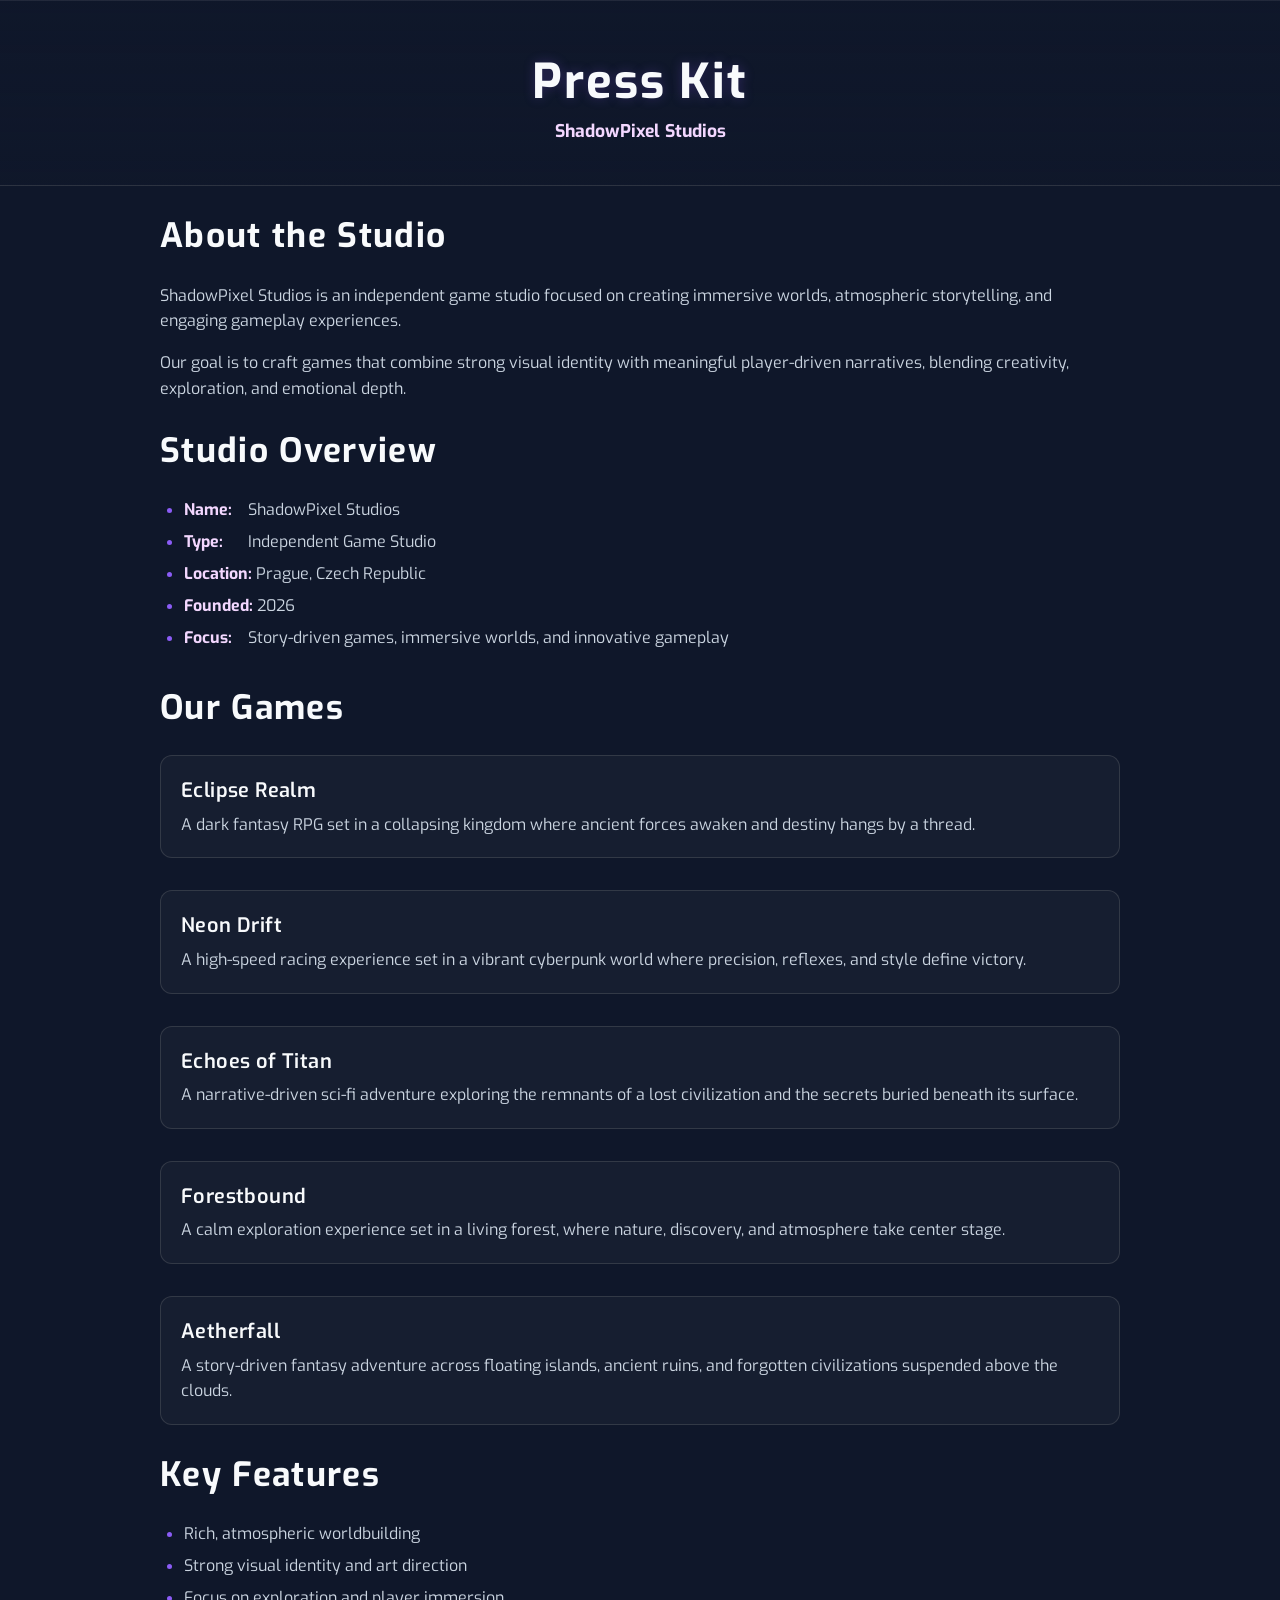
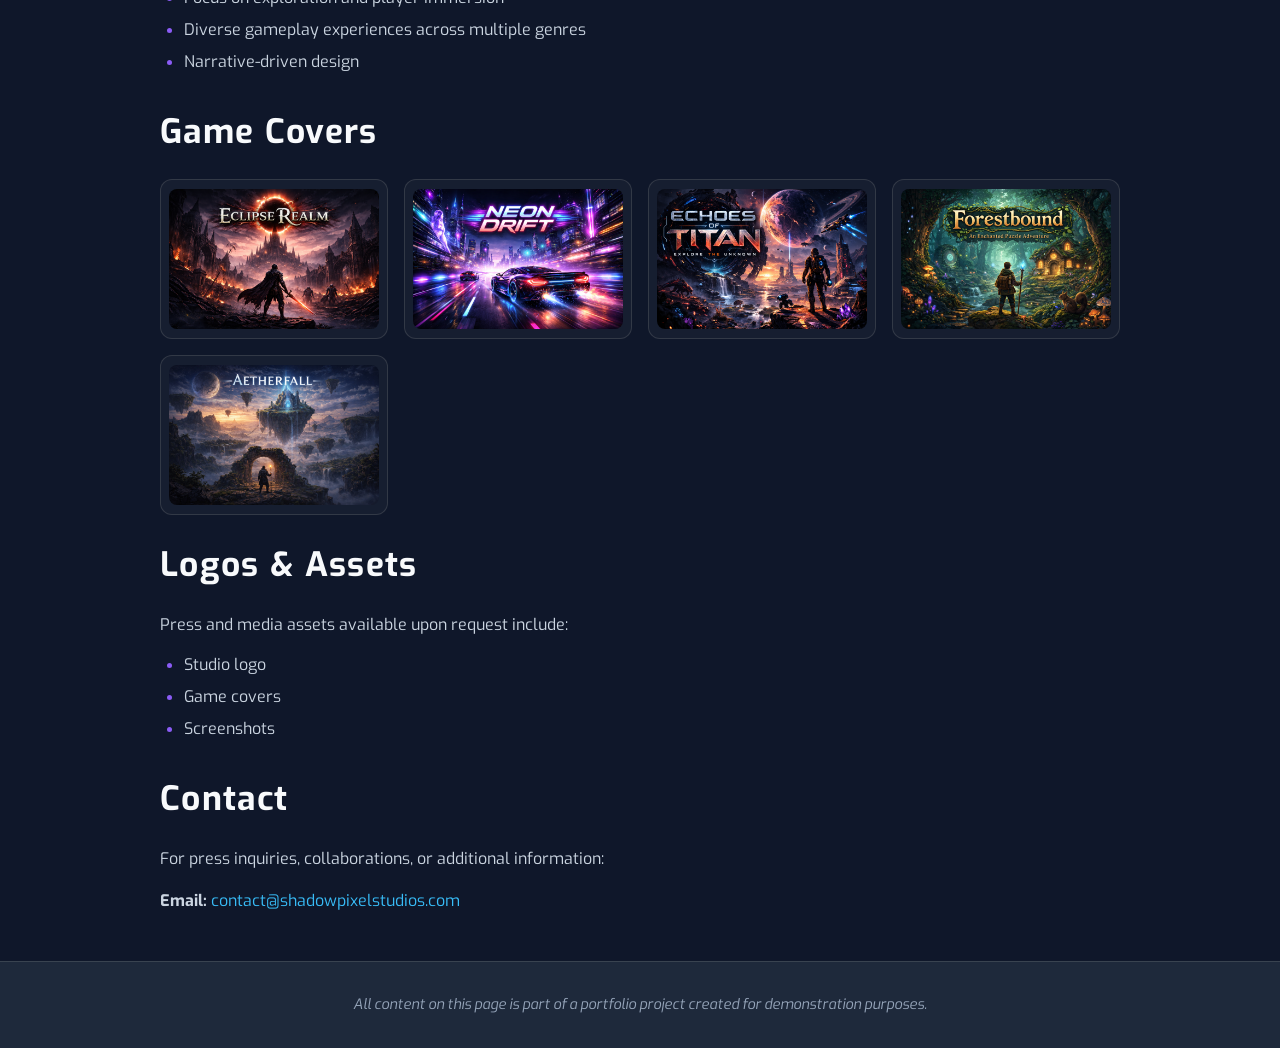
<file: press-kit.html>
<!DOCTYPE html>
<html lang="en">
<head>
    <meta charset="UTF-8">
    <meta name="viewport" content="width=device-width, initial-scale=1.0">
    <title>Press Kit - ShadowPixel Studios</title>

    <link rel="shortcut icon" href="favicon_shadowpixel.ico" type="image/x-icon">
    <link rel="stylesheet" href="./resources/css/styles.css">
    <link href="https://fonts.googleapis.com/css2?family=Exo:wght@300;400;600;700&display=swap" rel="stylesheet">
</head>

<body>
    <header class="subpage-header">
        <div class="header-section">
            <h1>Press Kit</h1>
            <p><strong>ShadowPixel Studios</strong></p>
        </div>
    </header>

    <main class="main-content" aria-label="Press Kit content">
        <section class="press-kit-content">
            <h2>About the Studio</h2>
            <p>ShadowPixel Studios is an independent game studio focused on creating immersive worlds, atmospheric storytelling, and engaging gameplay experiences.</p>
            <p>Our goal is to craft games that combine strong visual identity with meaningful player-driven narratives, 
            blending creativity, exploration, and emotional depth.</p>
        </section>

        <section class="press-kit-content">
            <h2>Studio Overview</h2>
            <ul>
                <li><strong>Name:</strong> ShadowPixel Studios</li>
                <li><strong>Type:</strong> Independent Game Studio</li>
                <li><strong>Location:</strong> Prague, Czech Republic</li>
                <li><strong>Founded:</strong> 2026</li>
                <li><strong>Focus:</strong> Story-driven games, immersive worlds, and innovative gameplay</li>
            </ul>
        </section>

        <section class="press-kit-content">
            <h2>Our Games</h2>

            <article class="game-entry">
                <h3>Eclipse Realm</h3>
                <p>A dark fantasy RPG set in a collapsing kingdom where ancient forces awaken and destiny hangs by a thread.</p>
            </article>

            <article class="game-entry">
                <h3>Neon Drift</h3>
                <p>A high-speed racing experience set in a vibrant cyberpunk world where precision, reflexes, and style define victory.</p>
            </article>

            <article class="game-entry">
                <h3>Echoes of Titan</h3>
                <p>A narrative-driven sci-fi adventure exploring the remnants of a lost civilization and the secrets buried beneath its surface.</p>
            </article>

            <article class="game-entry">
                <h3>Forestbound</h3>
                <p>A calm exploration experience set in a living forest, where nature, discovery, and atmosphere take center stage.</p>
            </article>

            <article class="game-entry">
                <h3>Aetherfall</h3>
                <p>A story-driven fantasy adventure across floating islands, ancient ruins, and forgotten civilizations suspended above the clouds.</p>
            </article>
        </section>

        <section class="press-kit-content">
            <h2>Key Features</h2>
            <ul>
                <li>Rich, atmospheric worldbuilding</li>
                <li>Strong visual identity and art direction</li>
                <li>Focus on exploration and player immersion</li>
                <li>Diverse gameplay experiences across multiple genres</li>
                <li>Narrative-driven design</li>
            </ul>
        </section>

        <section class="press-kit-content">
            <h2>Game Covers</h2>
            <div class="press-gallery">
               <figure>
                <img src="./resources/games/Games-covers/eclipse-realm.jpg" alt="Eclipse Realm game cover">
            </figure>
               <figure>
                <img src="./resources/games/Games-covers/neon-drift.jpg" alt="Neon Drift game cover">
            </figure>
               <figure>
                <img src="./resources/games/Games-covers/echoes-of-titan.jpg" alt="Echoes of Titan game cover">
            </figure>
               <figure>
                <img src="./resources/games/Games-covers/forestbound.jpg" alt="Forestbound game cover">
            </figure>
               <figure>
                <img src="./resources/games/Games-covers/Aetherfall-cover.jpg" alt="Aetherfall game cover">
            </figure>
            </div>
        </section>

        <section class="press-kit-content">
            <h2>Logos & Assets</h2>
            <p>Press and media assets available upon request include:</p>
            <ul>
                <li>Studio logo</li>
                <li>Game covers</li>
                <li>Screenshots</li>
            </ul>
        </section>

        <section class="press-kit-content">
            <h2>Contact</h2>
            <p>For press inquiries, collaborations, or additional information:</p>
            <p class="email"><strong>Email:</strong> <a href="mailto:contact@shadowpixelstudios.com">contact@shadowpixelstudios.com</a></p>
        </section>
    </main>

    <footer class="subpage-footer">
        <div class="footer-content">
            <p><em>All content on this page is part of a portfolio project created for demonstration purposes.</em></p>
        </div>
    </footer>
</body>
</html>
</file>
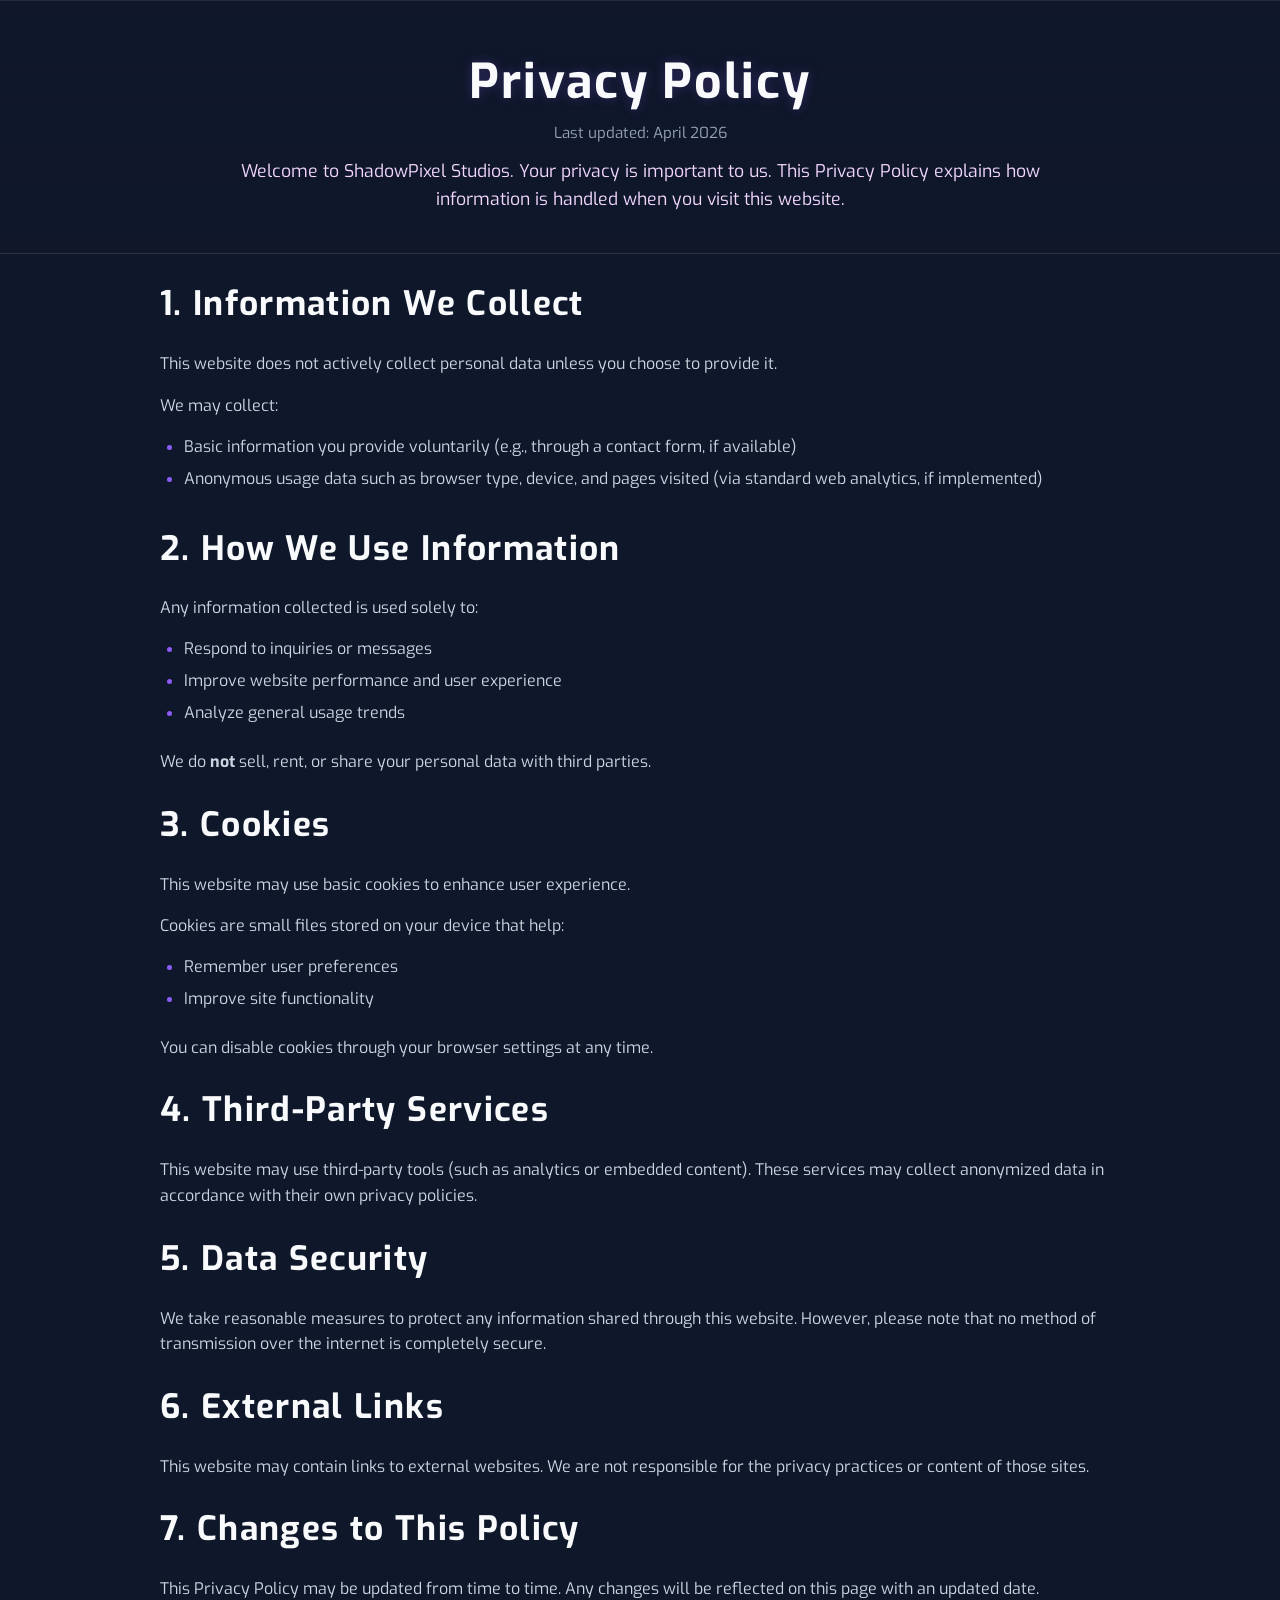
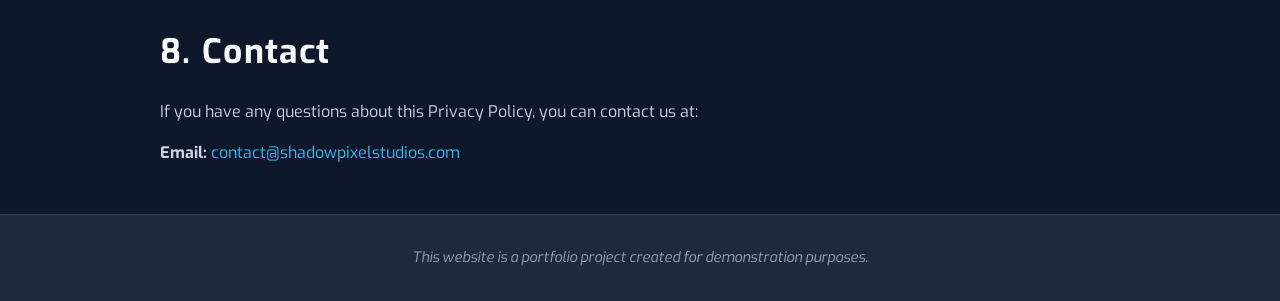
<file: privacy.html>
<!DOCTYPE html>
<html lang="en">
<head>
    <meta charset="UTF-8">
    <meta name="viewport" content="width=device-width, initial-scale=1.0">
    <title>Privacy Policy - ShadowPixel Studios</title>

    <link rel="shortcut icon" href="favicon_shadowpixel.ico" type="image/x-icon">
    <link rel="stylesheet" href="./resources/css/styles.css">
    <link href="https://fonts.googleapis.com/css2?family=Exo:wght@300;400;600;700&display=swap" rel="stylesheet">
</head>

<body>
    <header class="subpage-header">
        <div class="header-section ">
            <h1>Privacy Policy</h1>
            <p class="last-updated">Last updated: April 2026</p>
            <p>Welcome to ShadowPixel Studios. Your privacy is important to us. 
            This Privacy Policy explains how information is handled when you visit this website.</p>
        </div>
    </header>

    <main class="main-content" aria-label="Terms of Privacy content">
        <section class="privacy-content">
            <h2>1. Information We Collect</h2>
            <p>This website does not actively collect personal data unless you choose to provide it.</p>
            <p>We may collect:</p>
            <ul>
                <li>Basic information you provide voluntarily (e.g., through a contact form, if available)</li>
                <li>Anonymous usage data such as browser type, device, and pages visited (via standard web analytics, if implemented)</li>
            </ul>
        </section>

        <section class="privacy-content">
            <h2>2. How We Use Information</h2>
            <p>Any information collected is used solely to:</p>
            <ul>
                <li>Respond to inquiries or messages</li>
                <li>Improve website performance and user experience</li>
                <li>Analyze general usage trends</li>
            </ul>
            <p>We do <strong>not</strong> sell, rent, or share your personal data with third parties.</p>
        </section>

        <section class="privacy-content">
            <h2>3. Cookies</h2>
            <p>This website may use basic cookies to enhance user experience.</p>
            <p>Cookies are small files stored on your device that help:</p> 
            <ul>
                <li>Remember user preferences</li>
                <li>Improve site functionality</li>
            </ul>
            <p>You can disable cookies through your browser settings at any time.</p>
        </section>

        <section class="privacy-content">
            <h2>4. Third-Party Services</h2>
            <p>This website may use third-party tools (such as analytics or embedded content). 
            These services may collect anonymized data in accordance with their own privacy policies.</p>
        </section>

        <section class="privacy-content">
            <h2>5. Data Security</h2>
            <p>We take reasonable measures to protect any information shared through this website. 
            However, please note that no method of transmission over the internet is completely secure.</p>
        </section>

        <section class="privacy-content">
            <h2>6. External Links</h2>
            <p>This website may contain links to external websites. We are not responsible for the privacy practices or content of those sites.</p>
        </section>

        <section class="privacy-content">
            <h2>7. Changes to This Policy</h2>
            <p>This Privacy Policy may be updated from time to time. Any changes will be reflected on this page with an updated date.</p>
        </section>

        <section class="privacy-content">
            <h2>8. Contact</h2>
            <p>If you have any questions about this Privacy Policy, you can contact us at:</p>
            <p class="email"><strong>Email:</strong> <a href="mailto:contact@shadowpixelstudios.com">contact@shadowpixelstudios.com</a></p>
        </section>
    </main>

    <footer class="subpage-footer">
        <div class="footer-content">
            <p><em>This website is a portfolio project created for demonstration purposes.</em></p>
        </div>
    </footer>
</body>
</html>
</file>
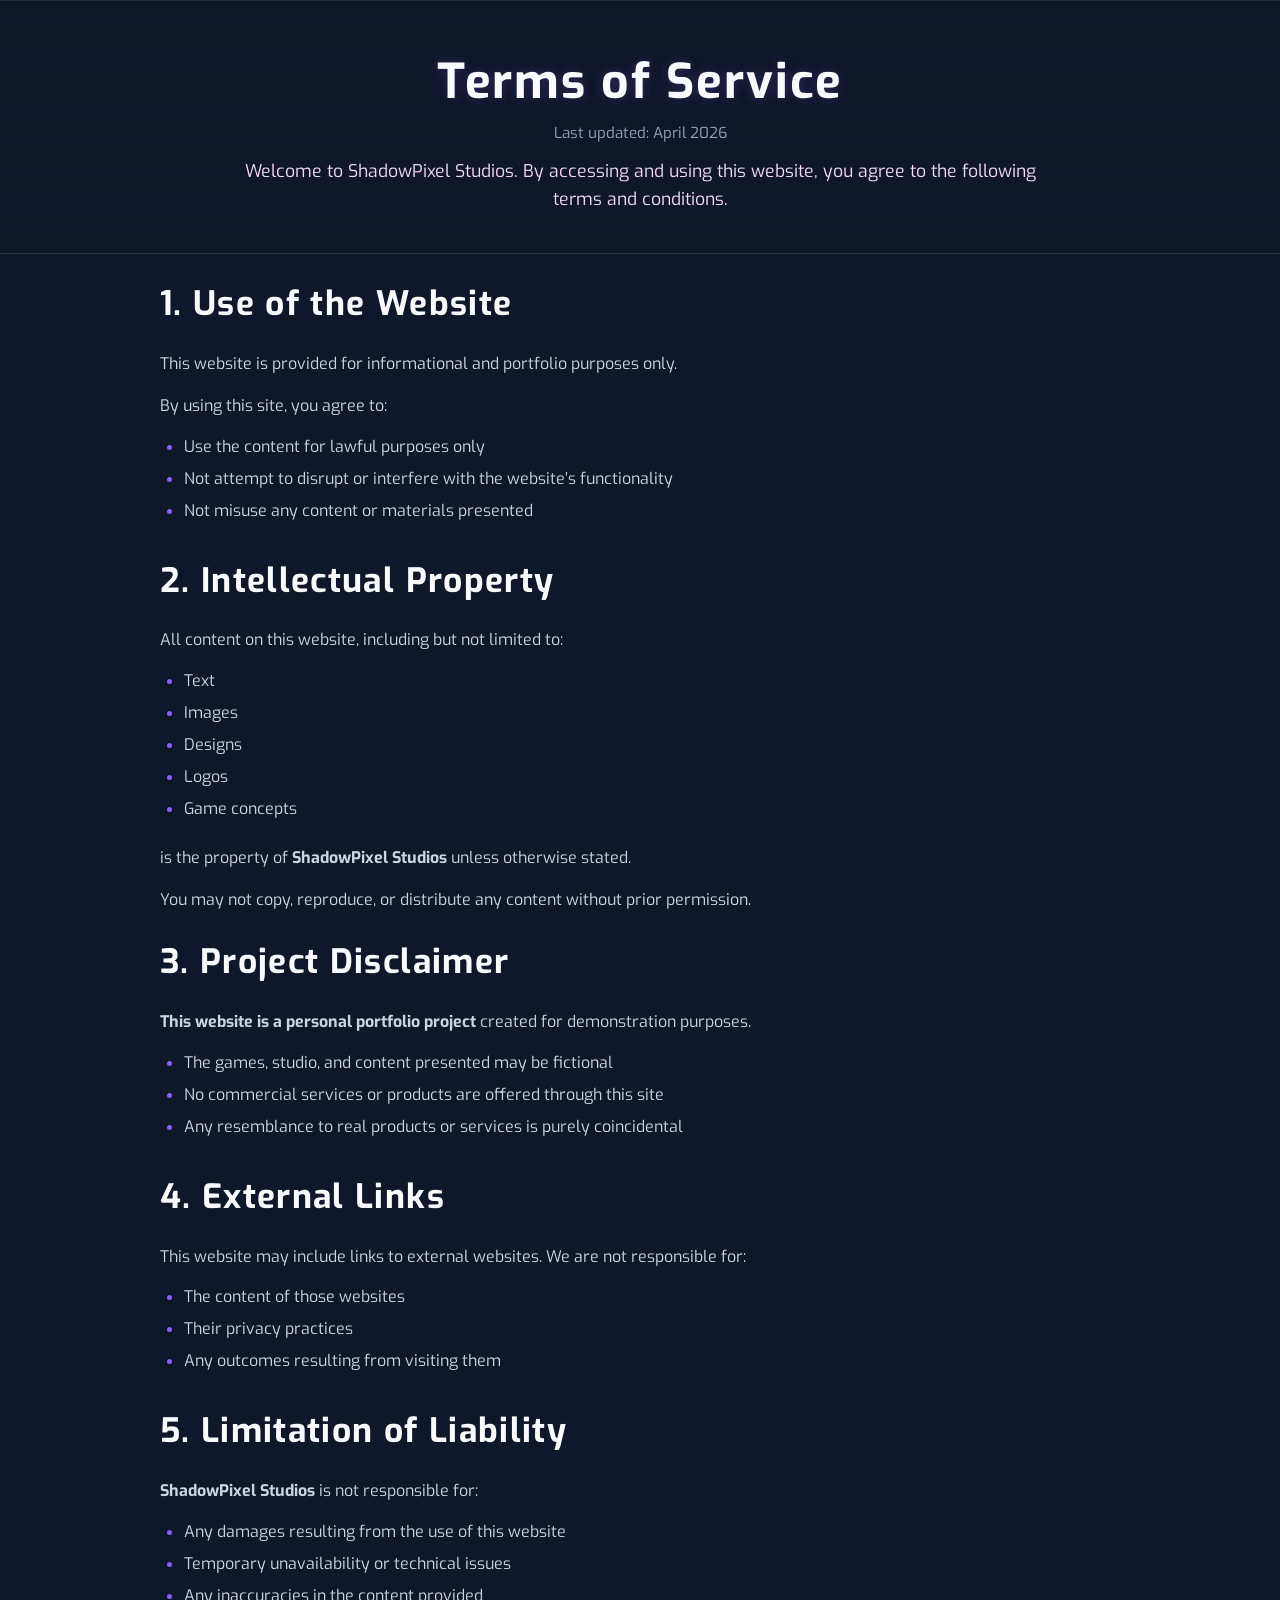
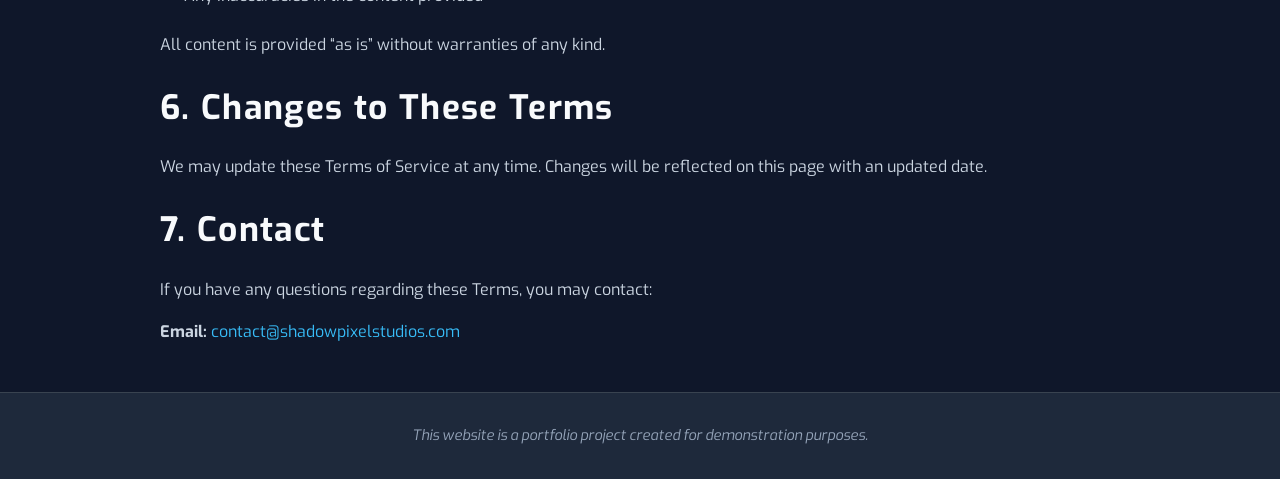
<file: terms.html>
<!DOCTYPE html>
<html lang="en">
<head>
    <meta charset="UTF-8">
    <meta name="viewport" content="width=device-width, initial-scale=1.0">
    <title>Terms of Service - ShadowPixel Studios</title>

    <link rel="shortcut icon" href="favicon_shadowpixel.ico" type="image/x-icon">
    <link rel="stylesheet" href="./resources/css/styles.css">
    <link href="https://fonts.googleapis.com/css2?family=Exo:wght@300;400;600;700&display=swap" rel="stylesheet">
</head>

<body>
    <header class="subpage-header">
        <div class="header-section ">
            <h1>Terms of Service</h1>
            <p class="last-updated">Last updated: April 2026</p>
            <p>Welcome to ShadowPixel Studios. By accessing and using this website, you agree to the following terms and conditions.</p>
        </div>
    </header>

    <main class="main-content" aria-label="Terms of Service content">
        <section class="terms-content">
            <h2>1. Use of the Website</h2>
            <p>This website is provided for informational and portfolio purposes only.</p>
            <p>By using this site, you agree to:</p>
            <ul>
                <li>Use the content for lawful purposes only</li>
                <li>Not attempt to disrupt or interfere with the website’s functionality</li>
                <li>Not misuse any content or materials presented</li>
            </ul>
        </section>

        <section class="terms-content">
            <h2>2. Intellectual Property</h2>
            <p>All content on this website, including but not limited to:</p>
            <ul>
                <li>Text</li>
                <li>Images</li>
                <li>Designs</li>
                <li>Logos</li>
                <li>Game concepts</li>
            </ul>
            <p>is the property of <strong>ShadowPixel Studios</strong> unless otherwise stated.</p>
            <p>You may not copy, reproduce, or distribute any content without prior permission.</p>
        </section>

        <section class="terms-content">
            <h2>3. Project Disclaimer</h2>
            <p><strong>This website is a personal portfolio project</strong> created for demonstration purposes.</p>
            <ul>
                <li>The games, studio, and content presented may be fictional</li>
                <li>No commercial services or products are offered through this site</li>
                <li>Any resemblance to real products or services is purely coincidental</li>
            </ul>
        </section>

        <section class="terms-content">
            <h2>4. External Links</h2>
            <p>This website may include links to external websites. We are not responsible for:</p>
            <ul>
                <li>The content of those websites</li>
                <li>Their privacy practices</li>
                <li>Any outcomes resulting from visiting them</li>
            </ul>
        </section>

        <section class="terms-content">
            <h2>5. Limitation of Liability</h2>
            <p><strong>ShadowPixel Studios</strong> is not responsible for:</p>
            <ul>
                <li>Any damages resulting from the use of this website</li>
                <li>Temporary unavailability or technical issues</li>
                <li>Any inaccuracies in the content provided</li>
            </ul>
            <p>All content is provided “as is” without warranties of any kind.</p>
        </section>

        <section class="terms-content">
            <h2>6. Changes to These Terms</h2>
            <p>We may update these Terms of Service at any time. Changes will be reflected on this page with an updated date.</p>
        </section>

        <section class="terms-content">
            <h2>7. Contact</h2>
            <p>If you have any questions regarding these Terms, you may contact:</p>
            <p class="email"><strong>Email:</strong> <a href="mailto:contact@shadowpixelstudios.com">contact@shadowpixelstudios.com</a></p>
        </section>
    </main>

    <footer class="subpage-footer">
        <div class="footer-content">
            <p><em>This website is a portfolio project created for demonstration purposes.</em></p>
        </div>
    </footer>
</body>
</html>
</file>
<file: resources/css/styles.css>
/* =========================
   Global Styles
========================= */

:root {
    --bg-header: rgba(40, 60, 100, 0.35);
    --bg-primary: #0f172a;
    --bg-secondary: #1e293b;
    --accent-blue: #38bdf8;
    --accent-purple: #8b5cf6;
    --text-primary: #f8fafc;
    --text-secondary: #cbd5e1;
    --text-muted: #94a3b8;
    --text-accent-soft: #f3d7ff;

    --border-color: rgba(255, 255, 225, 0.12);
    --border-soft: rgba(255, 255, 255, 0.22);

    --surface-glass: rgba(255, 255, 255, 0.03);
    --surface-glass-strong: rgba(20, 20, 35, 0.35);

    --shadow-soft: 0 8px 24px rgba(0, 0, 0, 0.25);
    --shadow-card: 0 6px 18px rgba(0, 0, 0, 0.15);
    --shadow-card-hover: 0 10px 24px rgba(0, 0, 0, 0.22);
    --shadow-header: 0 10px 25px rgba(0, 0, 0, 0.35);
}

*, *::before, *::after {
    box-sizing: border-box;
}

html {
    font-family: "Exo", sans-serif;
    font-size: 16px;
    scroll-behavior: smooth;
}

body, h1, h2, h3, h4, p, ul {
    margin: 0;
    padding: 0;
}

body {
    background-color: var(--bg-primary);
    color: var(--text-primary);
    line-height: 1.5;
}

.main-content {
    position: relative;
}

img, video {
    display: block;
    max-width: 100%;
    height: auto;
}

p {
    color: var(--text-secondary);
}

a {
    color: var(--accent-blue);
    text-decoration: none;
}

.subtitle, .role, .meta, .footer-description {
    color: var(--text-muted);
}

.studio-name {
    color: var(--accent-blue);
}

header, footer {
    background-color: var(--bg-secondary);
}

a:focus-visible, button:focus-visible, .button:focus-visible {
    outline: 2px solid var(--accent-blue);
    outline-offset: 3px;
}

/* =========================
   Shared Section Layout
========================= */

#home, #about, #games, #team, #news {
    width: calc(100% - 2rem);
    margin: 2rem 1rem;
    border: 1px solid var(--border-color);
    border-radius: 0.75rem;
    overflow: hidden;
}

#about, #games, #team, #news {
    padding: 2rem 1rem;
    background: rgba(255, 255, 255, 0.02);
}

.section-header {
    max-width: 42rem;
    margin: 0 auto 2rem;
    text-align: center;
}

.section-header h2, .mission-content h2 {
    font-size: clamp(2rem, 4vw, 2.5rem);
    line-height: 1.1;
    letter-spacing: 0.04em;
    color: var(--text-primary);
    margin: 0 0 1rem;
}

.section-header h2::after, .mission-content h2::after {
    content: "";
    display: block;
    width: 100%;
    height: 3px;
    margin-top: 0.75rem;
    background: linear-gradient(90deg, #3db8ff, #c9a3ff);
    opacity: 0.85;
    border-radius: 999px;
    transform: scaleX(0);
    transform-origin: center;
    animation: lineReveal 0.8s ease forwards;
}

.section-header p, .mission-content p, .hero-content p, .game-card p, .team-card p, .news-card p {
    color: var(--text-accent-soft);
}

.section-header .subtitle {
    font-size: 1.3rem;
    line-height: 1.6;
}

.reveal {
    opacity: 0;
    transform: translateY(40px);
    transition: opacity 0.6s ease, transform 0.6s ease;
}

.reveal.active {
    opacity: 1;
    transform: translateY(0);
}

/* Privacy Policy, Terms of Service links and Press Kit */
.privacy-content, .terms-content, .press-kit-content {
    width: min(100% - 2rem, 60rem);
    margin: 2rem auto;
    display: flex;
    flex-direction: column;
    gap: 1rem;
}

.privacy-content h2, .terms-content h2, .press-kit-content h2 {
    margin: 0 0 0.75rem;
    font-size: clamp(1.4rem, 3vw, 2.1rem);
    line-height: 1.1;
    letter-spacing: 0.04em;
    color: var(--text-primary);
}

.privacy-content p, .terms-content p, .press-kit-content p {
    margin: 0;
    color: var(--text-secondary);
    line-height: 1.6;
}

.privacy-content ul, .terms-content ul, .press-kit-content ul {
    margin: 0;
    list-style-type: disc;
    list-style-position: outside;
    padding-left: 1.5rem;
    color: var(--text-secondary);
}

.privacy-content li, .terms-content li, .press-kit-content li {
    margin-bottom: 0.5rem;
}

.privacy-content ul li::marker, .terms-content ul li::marker, .press-kit-content ul li::marker {
    color: var(--accent-purple);
}

.privacy-content .email a, .terms-content .email a, .press-kit-content .email a {
    color: var(--accent-blue);
    text-decoration: none;
}

.privacy-content .email a:hover, .terms-content .email a:hover, .press-kit-content .email a:hover {
    text-decoration: underline;
}

.press-kit-content li strong  {
    min-width: 60px;
    display: inline-block;
    color: var(--text-accent-soft);
}

.press-kit-content .game-entry {
    padding: 1.25rem 1.25rem;
    border: 1px solid var(--border-color);
    border-radius: 0.75rem;
    background: var(--surface-glass);
    transition: transform 0.2s ease, box-shadow 0.2s ease;
}

.press-kit-content .game-entry + .game-entry {
    margin-top: 1rem;
}

.press-kit-content .game-entry h3 {
    margin: 0 0 0.35rem;
    font-size: 1.25rem;
    font-weight: 600;
    letter-spacing: 0.02em;
    color: var(--text-primary);
}

.press-kit-content .game-entry p {
    margin: 0;
    color: var(--text-secondary);
    line-height: 1.6;
}

.press-kit-content .game-entry:hover {
    transform: translateY(-3px);
    box-shadow: var(--shadow-soft);
}

.press-gallery {
    display: grid;
    grid-template-columns: repeat(auto-fit, minmax(180px, 1fr));
    gap: 1rem;
}

.press-gallery img {
    width: 100%;
    max-height: 140px;
    height: auto;
    width: 100%;
    object-fit: contain;
    display: block;
    border-radius: 0.5rem;
    transition: transform 0.3s ease;
}

.press-gallery figure {
    margin: 0;
    padding: 0.5rem;
    min-height: 160px;
    border-radius: 0.75rem;
    background: var(--surface-glass);
    border: 1px solid var(--border-color);
    display: flex;
    align-items: center;
    justify-content: center;
    transition: transform 0.2s ease, box-shadow 0.2s ease;
}

.press-gallery figure:hover {
    transform: translateY(-4px);
    box-shadow: var(--shadow-soft);
}

.press-gallery figure:hover img {
    transform: scale(1.05);
}

/* =========================
   Header
========================= */

.site-header {
    position: sticky;
    top: 0;
    z-index: 1000;
    border-bottom: solid 1px var(--border-color);
    background: var(--bg-header);
    -webkit-backdrop-filter: blur(6px);
    backdrop-filter: blur(6px);
    box-shadow: none;
    transition: all 0.3s ease;
}

header::after {
    content: "";
    position: absolute;
    inset: 0;
    pointer-events: none;
    box-shadow: inset 0 1px 0 rgba(255, 255, 255, 0.08);
}

header.scrolled {
    background: rgba(10, 16, 35, 0.95);
    -webkit-backdrop-filter: blur(10px);
    backdrop-filter: blur(10px);
    box-shadow: var(--shadow-header);
    border-bottom: 1px solid rgba(255,255,255,0.15);
}

header .content {
    display: flex;
    align-items: center;
    justify-content: space-between;
    gap: 1.5rem;
    min-height: 6rem;
    padding: 0.5rem 0.75rem;
    flex-wrap: wrap;
}

header .logo {
    display: inline-flex;
    padding-left: 0.5rem;
}

header .logo img {
    height: 5rem;
    width: auto;
}

header nav {
    flex: 1 1 420px;
}

.desktop-nav {
    display: flex;
    flex-wrap: wrap;
    justify-content: flex-end;
    list-style-type: none;
    gap: 0.75rem;
    margin: 0;
    padding: 0;
}

.desktop-nav a, .mobile-nav a {
    display: inline-block;
    padding: 0.4rem 0.75rem;
    font-size: 1.375rem;
    color: #f2ecff;
    border-radius: 0.5rem;
    background: rgba(255, 255, 255, 0.06);
    border: 1px solid var(--border-color);
    transition: color 0.3s ease,
    background-color 0.3s ease,
    transform 0.3s ease,
    box-shadow 0.3s ease;
}

.desktop-nav a:hover, .mobile-nav a:hover {
    color: var(--accent-purple);
    background: var(--border-color);    
    transform: translateY(-1px);
    box-shadow: 0 0 10px rgba(180, 140, 255, 0.28);
}

.desktop-nav a.active, .mobile-nav a.active {
    color: var(--accent-purple);
    background: var(--border-color);
    box-shadow: 0 0 10px rgba(180, 140, 255, 0.28);
}

/* Hide mobile nav bar */
.menu-button {
    display: none;
}
.mobile-nav {
    display: none;
    list-style: none;
    margin: 0;
    padding: 0;
}

/* Privacy Policy, Terms of Service links and Press Kit */
.subpage-header {
    position: relative;
    padding: 3.5rem 1rem 2rem;
    text-align: center;
    border-bottom: 1px solid var(--border-color);
    background: linear-gradient(
        180deg,
        rgba(15, 23, 42, 0.95),
        rgba(15, 23, 42, 0.75)
    );
}

.subpage-header .header-section {
    max-width: 50rem;
    margin: 0 auto;
}

.subpage-header h1 {
    font-size: clamp(2rem, 5vw, 3rem);
    line-height: 1.1;
    letter-spacing: 0.04em;
    color: var(--text-primary);
    text-shadow: 0 0 12px rgba(139, 92, 246, 0.25);
}
.subpage-header .last-updated {
    margin: 0.75rem 0;
    font-size: 0.95rem;
    color: var(--text-muted);
}

.subpage-header p {
    font-size: clamp(1rem, 2vw, 1.1rem);
    margin: 0.5rem 0;
    line-height: 1.6;
    color: var(--text-accent-soft);
}

/* =========================
   Hero Section
========================= */

#home {
    display: flex;
    align-items: center;
    justify-content: center;
    min-height: 43.75rem;
    background-image: linear-gradient(rgba(0,0,0,0.45), rgba(0,0,0,0.45)), url("../images/hero-background.jpg");
    background-position: center;
    background-size: cover;
    background-repeat: no-repeat;
}

.hero-content {
    display: flex;
    flex-direction: column;
    align-items: center;
    text-align: center;
    max-width: 48rem;
    padding: 2rem 3rem;
    margin: 1rem;
    animation: fadeUp 1s ease-out;
    transition: transform 0.3s ease, box-shadow 0.3s ease;

    background: var(--surface-glass-strong);
    -webkit-backdrop-filter: blur(1px);
    backdrop-filter: blur(1px);
    border: 1px solid var(--border-soft);
    border-radius: 1rem;
    box-shadow: var(--shadow-soft);
}

.hero-content:hover {
    transform: translateY(-2px);
    box-shadow: 0 12px 30px rgba(0, 0, 0, 0.3);
}

.hero-content h1 {
    font-size: clamp(2.4rem, 4vw, 3.7rem);
    line-height: 1.1;
    letter-spacing: 0.04em;
    color: var(--text-primary);
    margin: 0 0 0.75rem;
}

.hero-content p {
    font-size: clamp(1.2rem, 2vw, 1.5rem);
    line-height: 1.6;
    max-width: 32rem;
}

/* =========================
   Mission Section
========================= */

.mission-content {
    display: flex;
    flex-direction: column;
    align-items: center;
    text-align: center;
    max-width: 40rem;
    padding: 2rem 2.5rem;
    margin: 0 auto;
    animation: fadeUp 1s ease-out;
    transition: transform 0.3s ease, box-shadow 0.3s ease;
}

.mission-content:hover {
    transform: translateY(-2px);
    box-shadow: 0 10px 24px rgba(0, 0, 0, 0.15);
}

.mission-content p {
    font-size: clamp(1.05rem, 1.8vw, 1.3rem);
    line-height: 1.6;
    max-width: 32rem;
}

/* =========================
   Games Section
========================= */

.games-section {
    display: grid;
    grid-template-columns: repeat(auto-fit, minmax(380px, 1fr));
    gap: 2rem;
    margin: 1.5rem 0 0;
}

.game-card {
    display: flex;
    flex-direction: column;
    justify-content: space-between;
    min-height: 100%;
    padding: 1.5rem;
    border: 1px solid var(--border-color);
    border-radius: 0.75rem;
    text-align: center;
    background: var(--surface-glass);
    box-shadow: var(--shadow-card);
    transition: transform 0.3s ease, box-shadow 0.3s ease;
}

.game-card:hover {
    transform: translateY(-4px);
    box-shadow: var(--shadow-card-hover);
}

.game-card .image-container {
    overflow: hidden;
    border-radius: 0.6rem;
    margin-bottom: 1rem;
}

.game-card .image-container img {
    width: 100%;
    aspect-ratio: 16 / 10;
    object-fit: cover;
}

.game-card h3 {
    margin: 0 0 1rem;
    color: var(--text-primary);
}

.game-card p {
    margin: 0 0 1.5rem;
    line-height: 1.6;
}

/* =========================
   Team Section
========================= */

.team-section {
    display: grid;
    grid-template-columns: repeat(auto-fit, minmax(240px, 1fr));
    gap: 2rem;
}

.team-card {
    padding: 1.5rem;
    border: 1px solid var(--border-color);
    border-radius: 0.75rem;
    text-align: center;
    background: var(--surface-glass);
    box-shadow: var(--shadow-card);
    transition: transform 0.3s ease, box-shadow 0.3s ease;
}

.team-card:hover {
    transform: translateY(-4px);
    box-shadow: var(--shadow-card-hover);
}

.team-card .image-container {
    overflow: hidden;
    border-radius: 0.75rem;
    margin-bottom: 1rem;
}

.team-card .image-container img {
    width: 100%;
    aspect-ratio: 4 / 5;
    object-fit: cover;
}

.team-card h3 {
    margin: 0 0 0.5rem;
    color: var(--text-primary);
}

.team-card .role {
    margin-bottom: 0.75rem;
    font-weight: 600;
}

.team-card .description {
    line-height: 1.6;
}

/* =========================
   News Section
========================= */

.news-section {
    display: grid;
    grid-template-columns: repeat(auto-fit, minmax(380px, 1fr));
    gap: 2rem;
    margin-top: 2rem;
}

.news-card {
    display: flex;
    flex-direction: column;
    padding: 1.5rem;
    border: 1px solid var(--border-color);
    border-radius: 0.75rem;
    background: var(--surface-glass);
    box-shadow: var(--shadow-card);
    transition: transform 0.3s ease, box-shadow 0.3s ease;
}

.news-card:hover {
    transform: translateY(-4px);
    box-shadow: var(--shadow-card-hover);
}

.news-card .image-container, .news-card .video-container {
    overflow: hidden;
    border-radius: 0.75rem;
    margin-bottom: 1rem;
}

.news-card img {
    width: 100%;
    aspect-ratio: 4 / 5;
    object-fit: cover;
}

.video-container video {
    width: 100%;
    aspect-ratio: 16 / 9;
    object-fit: cover;
}

.news-card h3 {
    margin: 0 0 0.75rem;
    color: var(--text-primary);
}

.news-card p {
    line-height: 1.6;
    margin-bottom: 1rem;
}

.news-card .button, .news-card .btn-secondary {
    align-self: flex-start;
}

/* =========================
   Buttons
========================= */

.button {
    display: inline-flex;
    align-items: center;
    justify-content: center;
    align-self: center;
    width: min(100%, 220px);
    min-height: 56px;
    padding: 1rem 2rem;
    border: none;
    border-radius: 0.4rem;
    background: none;
    font: inherit;
    font-size: 1.125rem;
    font-weight: 500;
    line-height: 1.2;
    letter-spacing: 0.03em;
    text-align: center;
    cursor: pointer;
    -webkit-appearance: none;
    appearance: none;
    transition: background-color 0.3s ease, color 0.3s ease, transform 0.3s ease, box-shadow 0.3s ease;
}

.btn-secondary {
    display: inline-flex;
    align-items: center;
    justify-content: center;
    min-height: 48px;
    padding: 0.85rem 1.4rem;
    border: none;
    border-radius: 0.4rem;
    background: linear-gradient(135deg, var(--accent-blue), var(--accent-purple));
    color: var(--text-primary);
    text-decoration: none;
}

.btn-secondary:hover {
    transform: translateY(-2px);
    box-shadow: 0 6px 14px rgba(0,0,0,0.3);
}

.btn-secondary:focus-visible {
    outline: 2px solid var(--text-primary);
    outline-offset: 3px;
}

/* =========================
   Footer
========================= */

footer {
    width: 100%;
    margin-top: 2rem;
    border-top: 1px solid var(--border-color);
    padding: 2.5rem 1rem 1.5rem;
}

.content-footer {
    width: min(100%, 75rem);
    margin: 0 auto;
    display: grid;
    gap: 2rem;
}

.logo-section {
    display: grid;
    gap: 1rem;
    justify-items: start;
}

.footer-logo img {
    height: 4rem;
    width: auto;
}

.footer-description {
    max-width: 35rem;
    line-height: 1.6;
}

.footer-links {
    display: grid;
    grid-template-columns: repeat(auto-fit, minmax(180px, 1fr));
    gap: 2rem;
}

.footer-links-group h4 {
    margin-bottom: 0.75rem;
    color: var(--text-primary);
}

.footer-navigation ul {
    list-style: none;
    display: grid;
    gap: 0.6rem;
}

.footer-navigation a {
    color: var(--text-secondary);
}

.footer-navigation a:hover {
    color: var(--accent-purple);
}

.social-icon {
    display: inline-flex;
    align-items: center;
    gap: 0.5rem;
    transition: color 0.3s ease, transform 0.3s ease;
}

.social-icon:hover {
    color: var(--accent-purple);
    transform: translateY(-1px);
}

.footer-nav {
    display: flex;
    flex-wrap: wrap;
    gap: 1rem;
    justify-content: center;
    padding-top: 0.5rem;
    border-top: 1px solid var(--border-color);
}

.footer-nav a {
    color: var(--text-secondary);
    transition: color 0.3s ease, transform 0.3s ease;
}

.footer-nav a:hover {
    color: var(--accent-purple);
    transform: translateY(-1px);
}

.footer-copyright {
    text-align: center;
    color: var(--text-muted);
    font-size: 0.95rem;
}

/* Privacy Policy, Terms of Service links and Press Kit */
.subpage-footer {
    margin-top: 3rem;
    padding: 2rem 1rem;
    border-top: 1px solid var(--border-color);
}

.subpage-footer .footer-content {
    max-width: 50rem;
    margin: 0 auto;
    text-align: center;
}

.subpage-footer p {
    margin: 0;
    font-size: 0.9rem;
    color: var(--text-muted);
}

/* =========================
   Animations
========================= */

@keyframes fadeUp {
    from {
        opacity: 0;
        transform: translateY(1.25rem);
    }
    to {
        opacity: 1;
        transform: translateY(0);
    }
}

@keyframes lineReveal {
    to {
        transform: scaleX(1);
    }
}

/* =========================
   Modals 
========================= */

.modal-overlay {
    position: fixed;
    inset: 0;
    z-index: 1000;
    display: flex;
    justify-content: center;
    align-items: center;
    padding: 1rem;
    background: rgba(0, 0, 0, 0.75);
    opacity: 0;
    pointer-events: none;
    transition: opacity 0.3s ease;
}

.modal-overlay.active {
    opacity: 1;
    pointer-events: auto;
}

.modal {
    position: relative;
    width: min(90%, 50rem);
    max-height: 75vh;
    overflow-y: auto;
    padding: 2rem 1.25rem;
    border: 1px solid var(--border-color);
    border-radius: 0.75rem;
    background: rgba(15, 23, 42, 0.95);
    box-shadow: 0 20px 40px rgba(0, 0, 0, 0.4);
    scroll-behavior: smooth;
    scrollbar-width: thin;
    scrollbar-color: var(--accent-purple) transparent; 
    transform: scale(0.96) translateY(20px);
    transition: transform 0.3s ease;
}

/* Chrome, Edge, Safari */
.modal::-webkit-scrollbar {
    width: 8px;
}

.modal::-webkit-scrollbar-track {
    background: transparent;
}

.modal::-webkit-scrollbar-thumb {
    background: var(--accent-purple);
    border-radius: 999px;
}

.modal::-webkit-scrollbar-thumb:hover {
    background: #a784ff; /* optional lighter hover */
}

.modal-overlay.active .modal {
    transform: scale(1) translateY(0);
}

.close-modal {
    position: absolute;
    top: 1rem;
    right: 1rem;
    display: inline-flex;
    align-items: center;
    justify-content: center;
    width: 2.5rem;
    height: 2.5rem;
    padding: 0;
    border: none;
    border-radius: 50%;
    background: transparent;
    color: var(--text-primary);
    font-size: 1.75rem;
    line-height: 1;
    cursor: pointer;
    transition: background-color 0.3s ease, transform 0.3s ease;
}

.close-modal:hover {
    background: rgba(255, 255, 255, 0.08);
    transform: scale(1.05);
}

.close-modal:focus-visible {
    outline: 2px solid var(--accent-blue);
    outline-offset: 3px;
}

.modal-content {
    display: flex;
    flex-direction: column;
}

.modal-content > * {
    margin-top: 0;
    margin-bottom: 0;
}

.modal h2, .modal h3, .modal h4 {
    margin: 1rem 0;
    line-height: 1.2;
}

.modal h2 {
    padding-right: 3rem;
    font-size: clamp(1.8rem, 3vw, 2.4rem);
}

.modal h3 {
    font-size: 1.25rem;
    color: var(--text-primary);
}

.modal h4 {
    font-size: 1rem;
    color: var(--text-accent-soft);
}

.modal .modal-tagline {
    color: var(--text-accent-soft);
    font-style: italic;
    font-size: 1.1rem;
    line-height: 1.6;
    opacity: 0.9;
}

.modal-description, .modal-experience, .modal-features {
    display: flex;
    flex-direction: column;
}

.modal-overview figcaption {
    margin-top: 0.75rem;
    padding: 0.75rem 1rem;
    font-size: 0.95rem;
    line-height: 1.5;
    color: var(--text-muted);
}

.key-features, .update-features {
    display: flex;
    flex-direction: column;
}

.modal-overview {
    overflow: hidden;
    margin: 0;
}

.modal-overview img {
    display: block;
    width: 100%;
    height: auto;
    border-radius: 0.75rem;
    object-fit: cover;
}

.game-meta {
    margin-top: 1.25rem;
    line-height: 1.9;
}

.modal p {
    margin-bottom: 1rem;
    line-height: 1.8;
    color: var(--text-secondary);
}

.modal ul {
    list-style-type: none;
    margin: 0;
    padding: 0;
    line-height: 1.8;
}

.modal ul li {
    margin-bottom: 0.75rem;
    padding-left: 1.5rem;
    position: relative;
    color: var(--text-secondary);
}

.update-group {
    padding: 1rem;
    border: 1px solid var(--border-color);
    border-radius: 0.75rem;
    background: var(--surface-glass);
}

.update-group + .update-group {
    margin-top: 1rem;
}

.update-group h4 {
    margin-bottom: 0.75rem;
}

.modal-actions {
    display: flex;
    justify-content: center;
    margin-top: 2rem;
}

.modal-actions .button {
    padding: 0.75rem 1.5rem;
    font-size: 1rem;
    border-radius: 0.6rem;
    background: rgba(56, 189, 248, 0.1);
    border: 1px solid rgba(56, 189, 248, 0.4);
    color: var(--accent-blue);
    box-shadow: 0 0 10px rgba(56, 189, 248, 0.3);
}

.modal-actions .button:hover {
    transform: translateY(-2px);
    box-shadow: 0 0 14px rgba(56, 189, 248, 0.5);
}

.modal-actions .button:focus-visible {
    outline: 2px solid var(--accent-blue);
    outline-offset: 3px;
}

.modal .gameplay-features li::before {
    content: "🎮";
    position: absolute;
    left: 0;
}
.modal .key-features li::before {
    content: "🔥";
    position: absolute;
    left: 0;
}

.update-group .update-features li::before {
    content: "⚙️";
    position: absolute;
    left: 0;
}

/* =========================
   Responsive
========================= */

@media (max-width: 768px) {

    #home, #about, #games, #team, #news {
        width: calc(100% - 1rem);
        margin: 1rem auto;
    }

    /* Header */

    header .content {
        flex-direction: column;
        align-items: center;
        justify-content: center;
        min-height: 0;
        padding: 0.5rem;
        gap: 0.5rem;
    }

    header .logo {
        margin: 0.5rem 0;
    }

    header .logo img {
        height: 3.5rem;
    }

    header nav {
        flex: none;
        width: 100%;
    }

    .desktop-nav {
        display: none;
    }

    .menu-button {
        display: flex;
        align-items: center;
        justify-content: center;
        gap: 0.4rem;
        margin: 0 auto;
        padding: 0.45rem 0.9rem;
        width: 8rem;
        font: inherit;
        font-size: 1rem;
        color: #f2ecff;
        background: rgba(255, 255, 255, 0.06);
        border: 1px solid var(--border-color);
        border-radius: 0.5rem;
        cursor: pointer;
        text-align: center;
    }

    .menu-button:hover, .menu-button:focus-visible {
        color: var(--accent-purple);
        background: var(--border-color);
    }

    .mobile-nav {
        display: flex;
        flex-direction: column;
        align-items: center;
        gap: 0.5rem;
        width: 100%;
        list-style: none;
        margin: 0.4rem 0 0;
        padding: 0;

        max-height: 0;
        opacity: 0;
        overflow: hidden;
        pointer-events: none;
        transform: translateY(-0.5rem);
        transition: max-height 0.35s ease, opacity 0.3s ease, transform 0.3s ease;
    }

    .mobile-nav.active {
        max-height: 30rem;
        opacity: 1;
        transform: translateY(0);
        pointer-events: auto;
    }

    .mobile-nav a {
        display: block;
        width: 8rem;
        text-align: center;
        font-size: 1rem;
    }

    /* Hero Section */

    #home {
        min-height: 30rem;
    }

    .hero-content {
        max-width: 100%;
        padding: 1.5rem;
    }

    .hero-content h1 {
        font-size: clamp(1.75rem, 6vw, 2.4rem);
    }

    .hero-content p, .mission-content p, .section-header p {
        font-size: 1rem;
    }

    .mission-content {
        padding: 1.5rem;
    }

    .mission-content h2, .section-header h2 {
        font-size: clamp(1.55rem, 6vw, 2rem);
    }

      /* Cards */

    .games-section, .team-section, .news-section {
        grid-template-columns: 1fr;
    }

    .game-card, .team-card, .news-card {
        padding: 1.25rem;
    }

    .button {
        width: min(100%, 220px);
        min-height: 52px;
        font-size: 1rem;
        padding: 0.85rem 1.25rem;
    }

    .btn-secondary {
        min-height: 44px;
        padding: 0.75rem 1.2rem;
    }

    /* Press Kit page */
    .press-gallery {
        grid-template-columns: 1fr;
        gap: 0.75rem;
    }

    .press-gallery figure {
        min-height: auto;
        padding: 0.4rem;
    }

    .press-gallery img {
        width: 100%;
        height: auto;
        max-height: none;
    }

    /* Footer */

    footer {
        padding: 2rem 1rem 1.25rem;
    }

    .logo-section {
        justify-items: center;
        text-align: center;
    }

    .footer-links {
        grid-template-columns: 1fr;
        gap: 1.5rem;
    }

    .footer-links-group {
        text-align: center;
    }

    .footer-navigation ul {
        justify-items: center;
    }

    .footer-nav {
        flex-direction: column;
        align-items: center;
        gap: 0.75rem;
    }

    /* MODALS */

    .modal {
        width: 100%;
        max-height: 80vh;
        padding: 1.5rem 1rem;
    }

    .close-modal {
        top: 0.75rem;
        right: 0.75rem;
        width: 2.25rem;
        height: 2.25rem;
        font-size: 1.5rem;
    }

    .modal-tagline {
        font-size: 1rem;
    }

    .modal-overview figcaption {
        font-size: 0.9rem;
    }

    .modal h2 {
        padding-right: 2.5rem;
    }

    .modal-overlay {
        align-items: center;
    }

    .update-group {
        padding: 0.85rem;
    }
}
</file>
